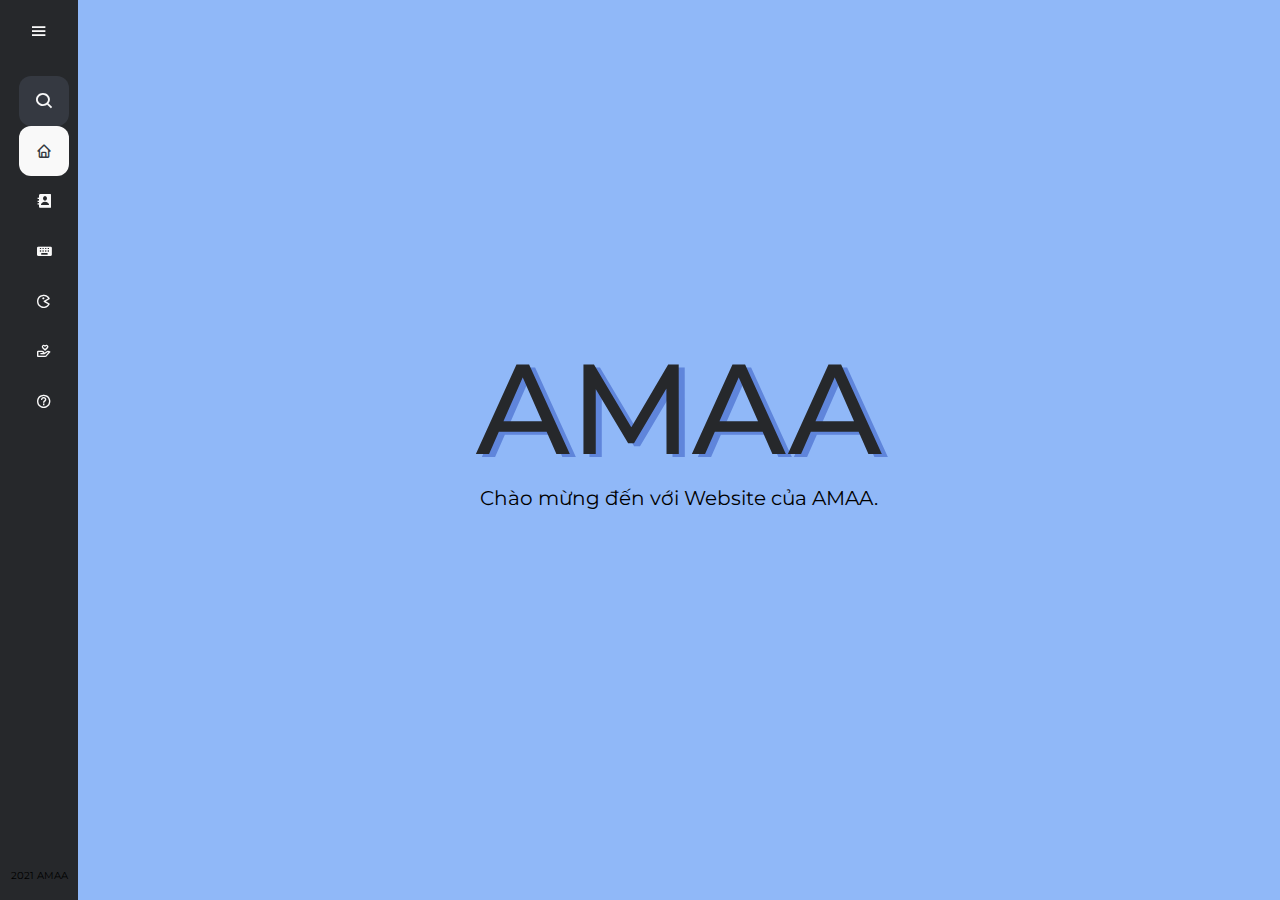
<file: index.html>
<!DOCTYPE html>
<html>

<head>
    <meta charset="utf-8">
    <title>Home</title>
    <!--link rel="icon" type="image/ico" href="./favicon.ico"-->
    <link rel="stylesheet" href="/css/nav.css">
    <link rel="stylesheet" href="/css/home.css">
    <script type="text/javascript" src="/script/jquery-3.6.0.min.js"></script>
    <script type="text/javascript" src="/script/sidebar.js"></script>
    <meta name="viewport" content="width=device-width,initial-scale=1.0">
</head>

<body>
    <div id="nav_container"></div>
    <div class="content">
        <div class="hello">
            <div class="amaa">
                <div>AMAA</div>
                <p>Chào mừng đến với Website của AMAA.</p>
            </div>
            <div class="nav_card">
                <div class="table">
                    <div class="card">
                        <div class="icons"><i class='bx bxs-keyboard'></i></div>
                        <div class="decribe">Kiểm tra tốc độ gõ của bạn</div>
                        <div class="icons"><i class='bx bx-right-arrow-circle'></i></div>
                    </div>
                    <div class="card">
                        <div class="icons"><i class='bx bx-globe'></i></div>
                        <div class="decribe">Giới thiệu về trang web này</div>
                        <div class="icons"><i class='bx bx-right-arrow-circle'></i></div>
                    </div>
                    <div class="card">
                        <div class="icons"><i class='bx bx-rocket'></i></div>
                        <div class="decribe">Chơi trò bắn vật thể bay </div>
                        <div class="icons"><i class='bx bx-right-arrow-circle'></i></div>
                    </div>
                    <div class="card">
                        <div class="icons"><i class='bx bx-envelope'></i></div>
                        <div class="decribe">Liên hệ với nhà phát triển</div>
                        <div class="icons"><i class='bx bx-right-arrow-circle'></i></div>
                    </div>
                </div>
            </div>
        </div>
    </div>
</body>
<script type="text/javascript" src="/script/home.js"></script>

</html>
</file>
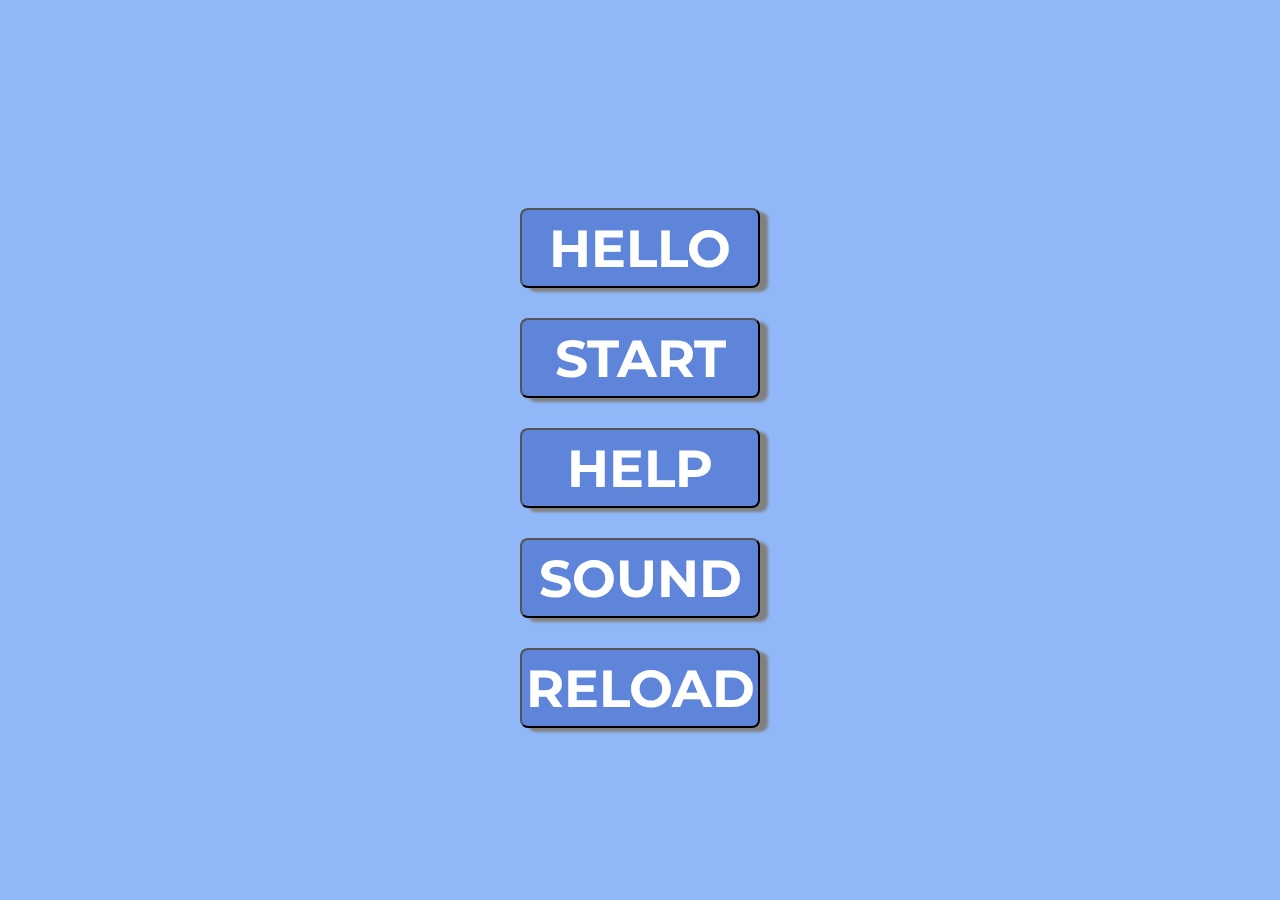
<file: game/index.html>
<!DOCTYPE html>
<html>

<head>
    <meta charset="utf-8">
    <title>Hello</title>
    <meta name="viewport" content="width=device-width,initial-scale=1.0">
    <script type="text/javascript" src="/script/jquery-3.6.0.min.js"></script>
    <script type="text/javascript" src="/script/sidebar.js"></script>
    <link rel="stylesheet" href="/css/game.css">
</head>

<body>
    <div class="count" id="clic" style="display:none" onmousedown="return false">
        <span>Your score:&nbsp</span><span id="count">0</span>
    </div>
    <button class="buttons side" onclick="a()" id="firstbut">
        <p>HELLO</p>
    </button>
    <button class="buttons side" onclick="run()">
        <p>START</p>
    </button>
    <button class="buttons side" onclick="h()">
        <p>HELP</p>
    </button>
    <button class="buttons side" onclick="s()">
        <p>SOUND</p>
    </button>
    <button class="buttons side" onclick="q()">
        <p>RELOAD</p>
    </button>
    <div class="panel" id="panel" style="display:none">
        <div>
            <h1 id="title">Help</h1>
            <a>Here is some help for this website.</a>
            <br><br>
            <ul>
                <li>Click button&nbsp<span>Hello</span>&nbspto hide top panel</li>
                <li>Click button&nbsp<span>Help</span>&nbspfor help</li>
                <li>Click button&nbsp<span>Sound</span>&nbspto change sound settings</li>
                <li>Click button&nbsp<span>Reload</span>&nbspto reload</li>
                <li>Click button&nbsp<span>Start</span>&nbspto start the game</li>
                <li>Move mouse to&nbsp<b>left</b>&nbspor&nbsp<b>right</b>&nbspto control the rocket</li>
            </ul>
        </div>
        <div id="setting" style="display:none">
            <h1>Settings</h1>
            <button class="buttons set" onclick="music()">Music</button>
            <button class="buttons set" onclick="sound()">Sound</button>
        </div>
    </div>
    <div id="zone" style="display:none">

    </div>
    <script type="text/javascript" src="/script/game.js"></script>
</body>

</html>
</file>
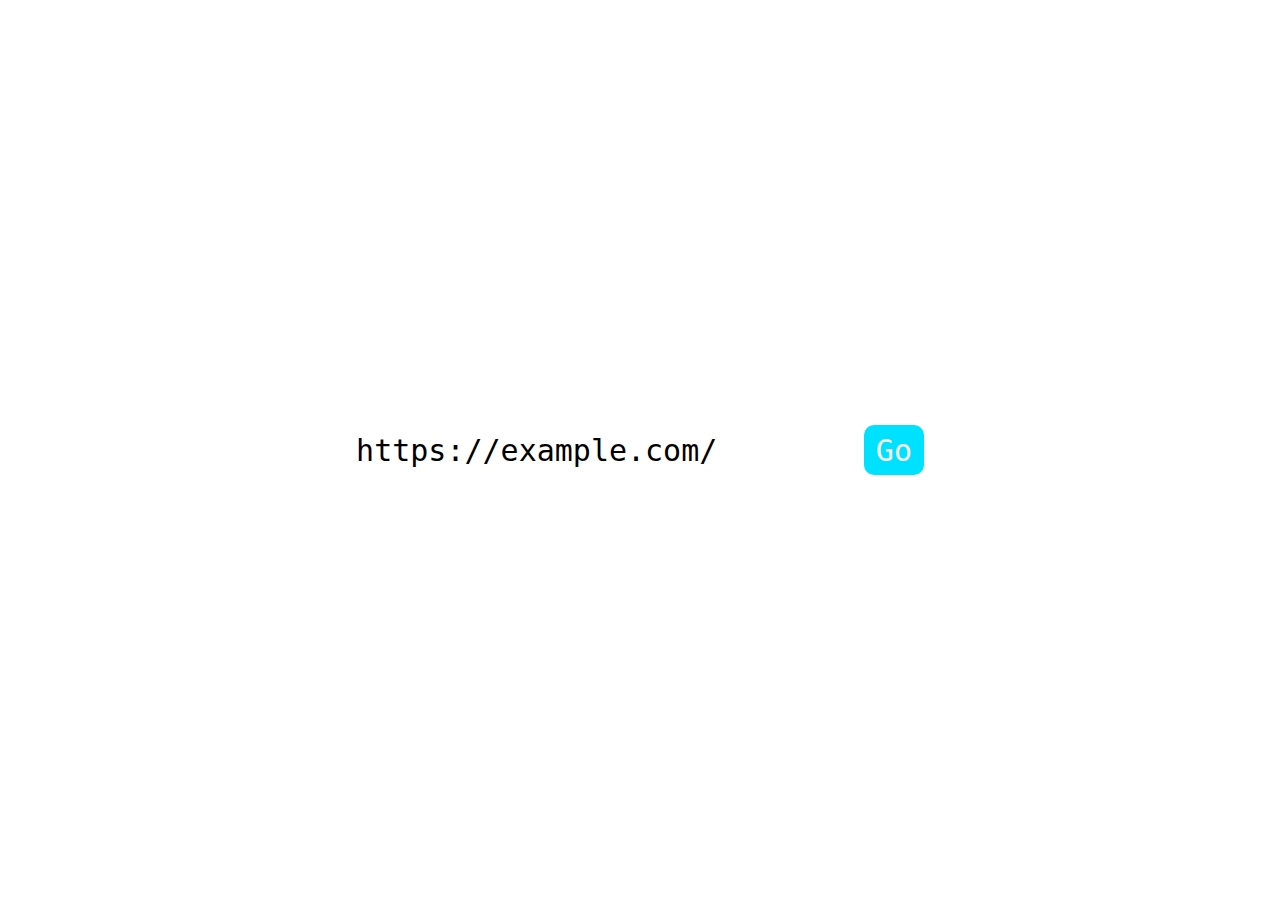
<file: gotoURL/index.html>
<!DOCTYPE html>
<html lang="en">

<head>
    <meta charset="UTF-8">
    <meta http-equiv="X-UA-Compatible" content="IE=edge">
    <meta name="viewport" content="width=device-width, initial-scale=1.0">
    <title>Go to URL</title>
    <script>
        document.addEventListener("DOMContentLoaded", () => {
            let Input = document.querySelector('input');
            Input.value = 'https://example.com/';
            document.querySelector('button').onclick = function() {
                if (!Input.value.startsWith('http'))
                	Input.value = 'https://' + Input.value;
                window.location.href = Input.value;
            }
        })
    </script>
    <style>
        * {
            margin: 0;
            padding: 0;
            border: 0;
            box-sizing: border-box;
            font-family: monospace;
        }
        
        body {
            width: 100vw;
            height: 100vh;
            display: flex;
            justify-content: center;
        }
        
        div {
            position: absolute;
            top: 50%;
            width: max-content;
            height: 50px;
            transform: translateY(-50%);
            opacity: 1;
            overflow: hidden;
        }
        
        input {
            width: calc(100vw - 75px);
            max-width: 500px;
            height: 50px;
            font-size: 30px;
            border: 0;
            padding: 7px 0;
            border-bottom: 1px solid #ccc;
            outline: none;
            transition: 0.5s;
        }
        
        input::selection {
            color: rgb(0, 225, 255);
            background-color: grey;
        }
        
        input:focus~span {
            width: calc(100% - 70px);
        }
        
        span {
            width: 0%;
            height: 3px;
            position: absolute;
            left: 0;
            bottom: 0;
            background-color: rgb(0, 225, 255);
            transition: 0.4s;
        }
        
        button {
            height: 50px;
            width: 60px;
            font-size: 30px;
            background-color: rgb(0, 225, 255);
            border-radius: 10px;
            color: white;
            cursor: pointer;
            outline: none;
            transition: 0.4s;
        }
        
        button::after {
            content: 'Go';
        }
        
        button:hover,
        button:focus {
            background-color: rgb(8, 154, 173);
        }
    </style>
</head>

<body>
    <div>
        <input type="text" name="url" placeholder="https://" spellcheck="false"><span></span></input>
        <button></button>
    </div>
</body>

</html>
</file>
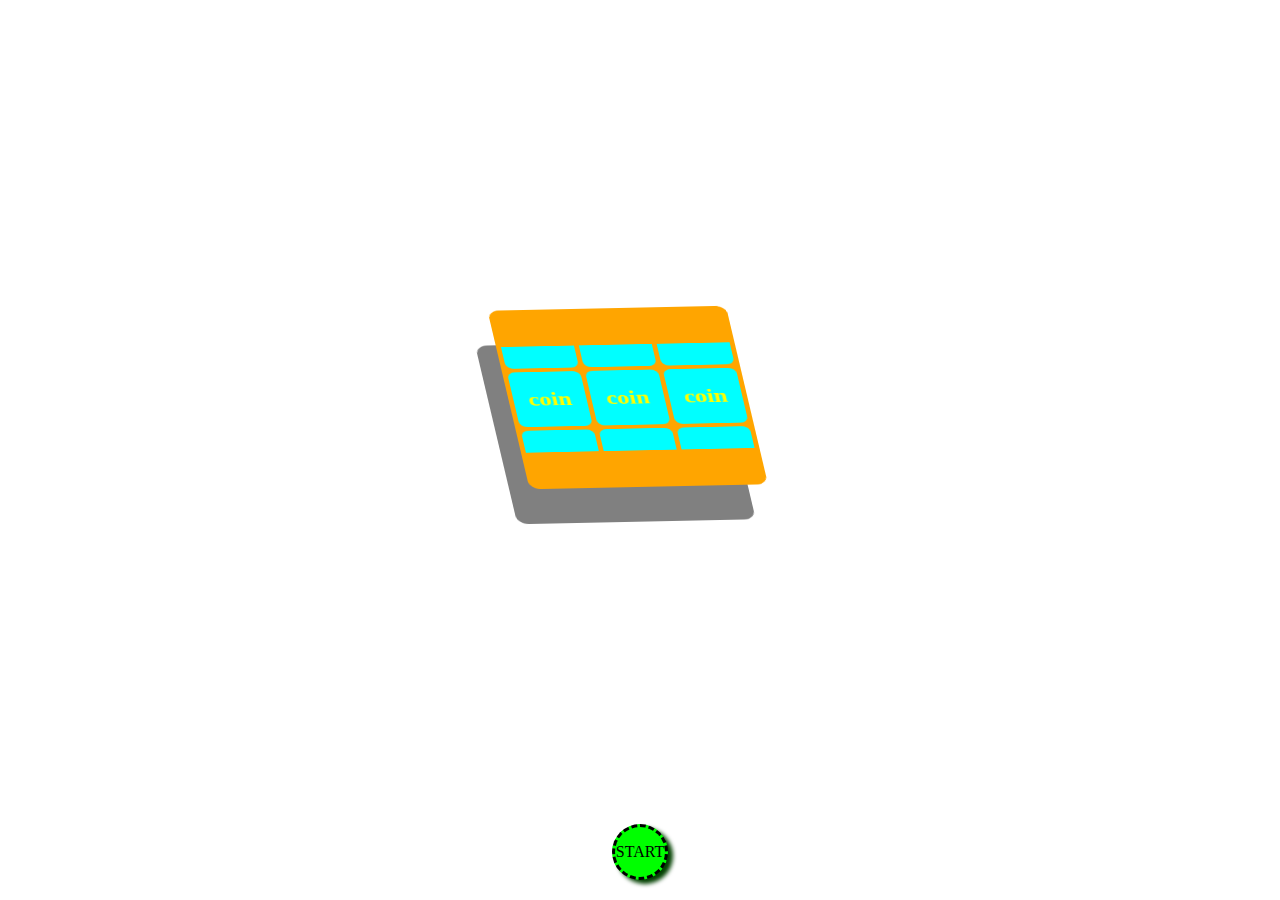
<file: jackpot/index.html>
<!DOCTYPE html>
<html lang="en">

<head>
    <meta charset="UTF-8">
    <meta http-equiv="X-UA-Compatible" content="IE=edge">
    <meta name="viewport" content="width=device-width, initial-scale=1.0">
    <link rel="stylesheet" href="./style.css" />
    <script type="text/javascript" src="./script.js"></script>
    <title>Jackpot</title>
</head>

<body>
    <div class="box">
        <div class="column">
            <div class="row" data-colors="foo">foo</div>
            <div class="row" data-colors="bar">bar</div>
            <div class="row" data-colors="cam">cam</div>
            <div class="row" data-colors="lemon">lemon</div>
            <div class="row" data-colors="coin">coin</div>
            <div class="row" data-colors="grape">grape</div>
            <div class="row" data-colors="7">7</div>
        </div>
        <div class="column">
            <div class="row" data-colors="foo">foo</div>
            <div class="row" data-colors="bar">bar</div>
            <div class="row" data-colors="cam">cam</div>
            <div class="row" data-colors="lemon">lemon</div>
            <div class="row" data-colors="coin">coin</div>
            <div class="row" data-colors="grape">grape</div>
            <div class="row" data-colors="7">7</div>
        </div>
        <div class="column">
            <div class="row" data-colors="foo">foo</div>
            <div class="row" data-colors="bar">bar</div>
            <div class="row" data-colors="cam">cam</div>
            <div class="row" data-colors="lemon">lemon</div>
            <div class="row" data-colors="coin">coin</div>
            <div class="row" data-colors="grape">grape</div>
            <div class="row" data-colors="7">7</div>
        </div>
        <div class="cover"></div>
        <div class="cover"></div>
    </div>
    <div id="start">Start</div>
    <div class="shadow"></div>
    <div id="result">HMM</div>
</body>

</html>
</file>
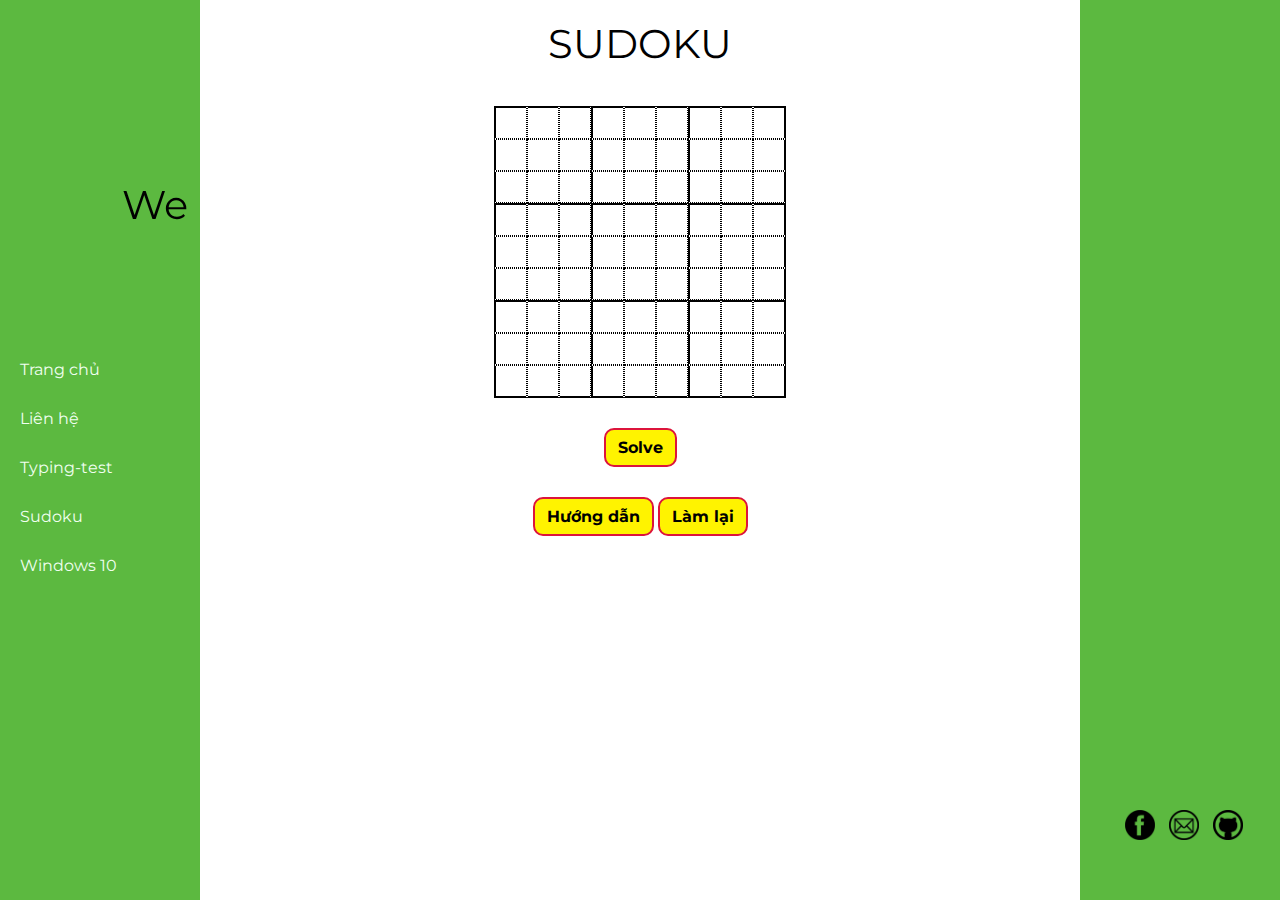
<file: sudoku/index.html>
<!DOCTYPE html>
<html>

<head>
    <title>Sudoku</title>
    <meta charset="UTF-8" />
    <link rel="icon" type="image/ico" href="/image/icon/favicon.ico" />
    <link rel="preconnect" href="https://fonts.gstatic.com">
    <link href="https://fonts.googleapis.com/css2?family=Montserrat:wght@100;400&amp;display=swap" rel="stylesheet">
    <meta name="viewport" content="width=device-width,initial-scale=1.0">
</head>

<body>
    <style>
        * {
            margin: 0;
            padding: 0;
            font-family: 'Montserrat', monospace;
        }
        
        input[type=number] {
            border: 1px dotted #000;
            height: 30px;
            width: 30px;
            font-size: 20px;
            text-align: center;
            color: #0000dd;
        }
        
        input:focus {
            background-color: #fff222;
        }
        
        #load {
            width: 0%;
            height: 5px;
            background-color: red;
            position: absolute;
            top: 0px;
            left: 0px;
        }
        
        #hd {
            background-color: rgb(92, 185, 64);
            position: absolute;
            top: -400px;
            left: 30%;
            opacity: 0;
            box-shadow: 6px 6px 3px;
            padding: 15px 10px;
            width: 40%;
            font-size: 1.5rem;
            border-radius: 15px;
            border: 5px solid black;
        }
        
        @media only screen and (max-width: 850px) {
            #hd {
                left: 8%;
                width: 76%;
                font-size: 1.4rem;
            }
            .edge {
                display: none;
            }
        }
        
        .edge {
            background-color: rgb(92, 185, 64);
            position: absolute;
            top: 0px;
            width: 200px;
            height: 100vh;
        }
        
        .menu {
            height: 30px;
            width: 75%;
        }
        
        .menu:hover {
            background-color: black;
        }
        
        .left {
            border-left: 2px solid #000 !important;
        }
        
        .right {
            border-right: 2px solid #000 !important;
        }
        
        .top {
            border-top: 2px solid #000 !important;
        }
        
        .bottom {
            border-bottom: 2px solid #000 !important;
        }
        
        .button {
            -webkit-transition-duration: 0.4s;
            /* Safari */
            transition-duration: 0.4s;
            background-color: #fff300;
            font-size: 1em;
            font-family: 'Montserrat', -apple-system, BlinkMacSystemFont, 'Segoe UI', Roboto, Oxygen, Ubuntu, Cantarell, 'Open Sans', 'Helvetica Neue', sans-serif;
            padding: 8px 12px;
            margin-top: 30px;
            border-radius: 10px;
            color: black;
            border: 2px solid #DC143C;
            font-weight: bold;
            cursor: pointer;
        }
        
        .button:hover {
            -webkit-animation-play-state: paused;
            animation-play-state: paused;
            background-color: crimson;
            color: white;
            margin-top: 30px;
        }
        
        @keyframes load {
            50% {
                width: 100%;
            }
        }
        
        @keyframes drop {
            0%,
            100% {
                top: -400px;
                opacity: 0;
            }
            5% {
                top: 75px;
                opacity: 0.94;
            }
            95% {
                top: 75px;
                opacity: 0.94;
            }
        }
    </style>
    <div id="load"></div>
    <br />
    <p style="font-size: 40px;text-align: center;">SUDOKU</p><br /><br />
    <div id="table">
        <center>
            <p>
                <input autocomplete="off" maxlength="1" class="top left" type="number" min="0" max="9"><input autocomplete="off" maxlength="1" class="top" type="number" min="0" max="9"><input autocomplete="off" maxlength="1" class="top" type="number"
                    min="0" max="9"><input autocomplete="off" maxlength="1" class="top left" type="number" min="0" max="9"><input autocomplete="off" maxlength="1" class="top" type="number" min="0" max="9"><input autocomplete="off" maxlength="1" class="top"
                    type="number" min="0" max="9"><input autocomplete="off" maxlength="1" class="top left" type="number" min="0" max="9"><input autocomplete="off" maxlength="1" class="top" type="number" min="0" max="9"><input autocomplete="off" maxlength="1"
                    class="right top" type="number" min="0" max="9"><br>
                <input autocomplete="off" maxlength="1" class="left" type="number" min="0" max="9"><input autocomplete="off" maxlength="1" type="number" min="0" max="9"><input autocomplete="off" maxlength="1" type="number" min="0" max="9"><input autocomplete="off"
                    maxlength="1" class="left" type="number" min="0" max="9"><input autocomplete="off" maxlength="1" type="number" min="0" max="9"><input autocomplete="off" maxlength="1" type="number" min="0" max="9"><input autocomplete="off" maxlength="1"
                    class="left" type="number" min="0" max="9"><input autocomplete="off" maxlength="1" type="number" min="0" max="9"><input autocomplete="off" maxlength="1" class="right" type="number" min="0" max="9"><br>
                <input autocomplete="off" maxlength="1" class="left" type="number" min="0" max="9"><input autocomplete="off" maxlength="1" type="number" min="0" max="9"><input autocomplete="off" maxlength="1" type="number" min="0" max="9"><input autocomplete="off"
                    maxlength="1" class="left" type="number" min="0" max="9"><input autocomplete="off" maxlength="1" type="number" min="0" max="9"><input autocomplete="off" maxlength="1" type="number" min="0" max="9"><input autocomplete="off" maxlength="1"
                    class="left" type="number" min="0" max="9"><input autocomplete="off" maxlength="1" type="number" min="0" max="9"><input autocomplete="off" maxlength="1" class="right" type="number" min="0" max="9"><br>
                <input autocomplete="off" maxlength="1" class="top left" type="number" min="0" max="9"><input autocomplete="off" maxlength="1" class="top" type="number" min="0" max="9"><input autocomplete="off" maxlength="1" class="top" type="number"
                    min="0" max="9"><input autocomplete="off" maxlength="1" class="top left" type="number" min="0" max="9"><input autocomplete="off" maxlength="1" class="top" type="number" min="0" max="9"><input autocomplete="off" maxlength="1" class="top"
                    type="number" min="0" max="9"><input autocomplete="off" maxlength="1" class="top left" type="number" min="0" max="9"><input autocomplete="off" maxlength="1" class="top" type="number" min="0" max="9"><input autocomplete="off" maxlength="1"
                    class="right top" type="number" min="0" max="9"><br>
                <input autocomplete="off" maxlength="1" class="left" type="number" min="0" max="9"><input autocomplete="off" maxlength="1" type="number" min="0" max="9"><input autocomplete="off" maxlength="1" type="number" min="0" max="9"><input autocomplete="off"
                    maxlength="1" class="left" type="number" min="0" max="9"><input autocomplete="off" maxlength="1" type="number" min="0" max="9"><input autocomplete="off" maxlength="1" type="number" min="0" max="9"><input autocomplete="off" maxlength="1"
                    class="left" type="number" min="0" max="9"><input autocomplete="off" maxlength="1" type="number" min="0" max="9"><input autocomplete="off" maxlength="1" class="right" type="number" min="0" max="9"><br>
                <input autocomplete="off" maxlength="1" class="left" type="number" min="0" max="9"><input autocomplete="off" maxlength="1" type="number" min="0" max="9"><input autocomplete="off" maxlength="1" type="number" min="0" max="9"><input autocomplete="off"
                    maxlength="1" class="left" type="number" min="0" max="9"><input autocomplete="off" maxlength="1" type="number" min="0" max="9"><input autocomplete="off" maxlength="1" type="number" min="0" max="9"><input autocomplete="off" maxlength="1"
                    class="left" type="number" min="0" max="9"><input autocomplete="off" maxlength="1" type="number" min="0" max="9"><input autocomplete="off" maxlength="1" class="right" type="number" min="0" max="9"><br>
                <input autocomplete="off" maxlength="1" class="top left" type="number" min="0" max="9"><input autocomplete="off" maxlength="1" class="top" type="number" min="0" max="9"><input autocomplete="off" maxlength="1" class="top" type="number"
                    min="0" max="9"><input autocomplete="off" maxlength="1" class="top left" type="number" min="0" max="9"><input autocomplete="off" maxlength="1" class="top" type="number" min="0" max="9"><input autocomplete="off" maxlength="1" class="top"
                    type="number" min="0" max="9"><input autocomplete="off" maxlength="1" class="top left" type="number" min="0" max="9"><input autocomplete="off" maxlength="1" class="top" type="number" min="0" max="9"><input autocomplete="off" maxlength="1"
                    class="right top" type="number" min="0" max="9"><br>
                <input autocomplete="off" maxlength="1" class="left" type="number" min="0" max="9"><input autocomplete="off" maxlength="1" type="number" min="0" max="9"><input autocomplete="off" maxlength="1" type="number" min="0" max="9"><input autocomplete="off"
                    maxlength="1" class="left" type="number" min="0" max="9"><input autocomplete="off" maxlength="1" type="number" min="0" max="9"><input autocomplete="off" maxlength="1" type="number" min="0" max="9"><input autocomplete="off" maxlength="1"
                    class="left" type="number" min="0" max="9"><input autocomplete="off" maxlength="1" type="number" min="0" max="9"><input autocomplete="off" maxlength="1" class="right" type="number" min="0" max="9"><br>
                <input autocomplete="off" maxlength="1" class="bottom left" type="number" min="0" max="9"><input autocomplete="off" maxlength="1" class="bottom" type="number" min="0" max="9"><input autocomplete="off" maxlength="1" class="bottom" type="number"
                    min="0" max="9"><input autocomplete="off" maxlength="1" class="bottom left" type="number" min="0" max="9"><input autocomplete="off" maxlength="1" class="bottom" type="number" min="0" max="9"><input autocomplete="off" maxlength="1" class="bottom"
                    type="number" min="0" max="9"><input autocomplete="off" maxlength="1" class="bottom left" type="number" min="0" max="9"><input autocomplete="off" maxlength="1" class="bottom" type="number" min="0" max="9"><input autocomplete="off" maxlength="1"
                    class="bottom right" type="number" min="0" max="9"><br>
            </p>
            <script>
                var S = [];
                var i, elemnt, d, start, kt, t;

                function tamdung() {
                    tamdung();
                }

                function printSolution() {
                    for (i = 0; i < 81; i++) {
                        elemnt = document.getElementsByTagName('input')[i];
                        elemnt.value = S[i];
                        elemnt.disabled = true;
                    }

                    tamdung();
                }

                function feasible(x, y, k) {
                    var i = 0,
                        j = 0;
                    for (i = 0; i < 9; i++) {
                        if (S[9 * x + i] == k) return 0;
                    }
                    for (i = 0; i < 9; i++) {
                        if (S[9 * i + y] == k) return 0;
                    }
                    var a = (x - x % 3) / 3,
                        b = (y - y % 3) / 3;
                    for (i = 3 * a; i < 3 * a + 3; i++) {
                        for (j = 3 * b; j < 3 * b + 3; j++) {
                            if (S[9 * i + j] == k) return 0;
                        }
                    }
                    return 1;

                }

                function again() {
                    for (i = 0; i < 81; i++) {
                        elemnt = document.getElementsByTagName('input')[i]
                        S[i] = elemnt.value = null;
                        elemnt.style.color = '#0000dd';
                        elemnt.disabled = false;
                    }
                    console.clear();
                }

                function solve_sudoku(x, y) {
                    d = new Date();
                    kt = d.getTime();
                    if (kt - start > 1000) {
                        alert('Không giải được');
                        again();
                        tamdung();
                    }
                    if (y == 9) {
                        if (x == 8) {
                            printSolution();
                        } else {
                            solve_sudoku(x + 1, 0);
                        }
                    } else if (S[9 * x + y] == 0) {
                        var k = 0;
                        for (k = 1; k <= 9; k++) {
                            if (feasible(x, y, k)) {
                                S[9 * x + y] = k;
                                solve_sudoku(x, y + 1);
                                S[9 * x + y] = 0;
                            }
                        }
                    } else {
                        solve_sudoku(x, y + 1);
                    }
                }

                function run() {
                    /*	S =     [0,3,1,2,0,0,0,7,9,
                                5,4,0,0,0,9,1,0,0,
                                8,0,0,0,0,7,0,0,5,
                                2,6,8,0,0,1,5,0,0,              // Test
                                1,0,0,0,0,0,0,0,8,
                                0,0,9,4,0,0,7,1,6,
                                9,0,0,8,0,0,0,0,2,
                                0,0,3,5,0,0,0,6,7,
                                7,2,0,0,0,4,3,8,0];*/
                    d = new Date();
                    start = d.getTime();
                    for (i = 0; i < 81; i++) {
                        elemnt = document.getElementsByTagName('input')[i]
                        S[i] = elemnt.valueAsNumber;
                        if (S[i] != S[i] || S[i] > 9 || S[i] <= 0) {
                            S[i] = 0;
                            elemnt.style.color = 'green';
                        }
                    }
                    solve_sudoku(0, 0);
                }
            </script>
            <button class="button" onclick="console.clear();document.getElementById('load').style.animation = 'load 0.4s 0s';run();">Solve</button><br />
            <button class="button" onclick="document.getElementById('hd').style.animation = 'drop 15s 0s';t=setTimeout(function(){
            document.getElementById('hd').style.animation = '';
        }, 15100); ">Hướng dẫn</button>
            <button class="button" onclick="document.getElementById('load').style.animation = '';again()">Làm
                lại</button>

        </center>
        <div id="hd">
            <span class="hd" style="color: green;">&emsp;&emsp;&emsp; <b>Hướng dẫn</b></span><br />
            <span class="hd">
                <li>Nhập vào: Chọn vào ô rồi nhập số hoặc dùng phím mũi tên lên và xuống</li>
            </span><br />
            <span class="hd">
                <li>Ô nào chưa biết thì nhập số 0 hoặc để trống</li>
            </span><br />
            <span class="hd">
                <li>Những giá trị khác (0-9) đều được hiểu là ô trống</li>
            </span><br />
            <span class="hd">
                <li>Sau khi nhập xong bấm Solve để giải</li>
            </span>
            <div style="position: absolute; top: 4px;right: 6px;"><a style="color: red; cursor: pointer;" onclick="document.getElementById('hd').style.animation = '' ;clearTimeout(t);">X</a></div>
        </div>

        <div id="leleft" class="edge" style="left: 0px;">
            <div style="position: absolute; top:20vh;">
                <marquee style="font-size: 40px;">Welcome</marquee>
            </div><br />
            <div style="position:absolute; top:40vh; width: 180px;">
                <div class="menu"><a href="/" style="text-decoration: none;color: honeydew;cursor: pointer;">&emsp;
                        Trang chủ&emsp;&emsp;&nbsp;</a></div><br />
                <div class="menu"><a href="#" style="text-decoration: none;color: honeydew;cursor: pointer; ">&emsp;
                        Liên hệ&emsp;&emsp;&emsp;&nbsp;</a></div><br />
                <div class="menu"><a href="/typing-test/" style="text-decoration: none;color: honeydew;cursor: pointer;">&emsp;
                        Typing-test&emsp;&nbsp;</a></div><br />
                <div class="menu"><a href="/sudoku/" style="text-decoration: none; color: honeydew;cursor: pointer;">&emsp;
                        Sudoku&emsp;&emsp;&emsp;</a></div><br />
                <div class="menu"><a href="/win-lock-screen/" style="text-decoration: none; color: honeydew;cursor: pointer;">&emsp; Windows
                        10&emsp;&nbsp;</a></div>
            </div>
        </div>
        <div id="leright" class="edge" style="right:0px">
            <center>
                <!-- <div style="margin-top:10px;"><iframe width="180" height="102"
                        src="/404.html">
                    </iframe>YouTube</div> -->
                <div style="position: absolute; top:90vh; left: 45px;">
                    <a href="http://fb.com" target="_blank"><img src="/image/fb.png" alt="facebook" style="width: 30px;height:30px; margin-right:10px;"></a>

                    <a href="http://gmail.com" target="_blank"><img src="/image/mail.png" alt="Mail" style="width: 30px;height:30px;margin-right:10px;"></a>
                    <a href="http://github.com/amaagroup" target="_blank"><img src="/image/github.png" alt="Github" style="width: 30px;height:30px;"></a>
                </div>
            </center>
        </div>





</body>

</html>
</file>
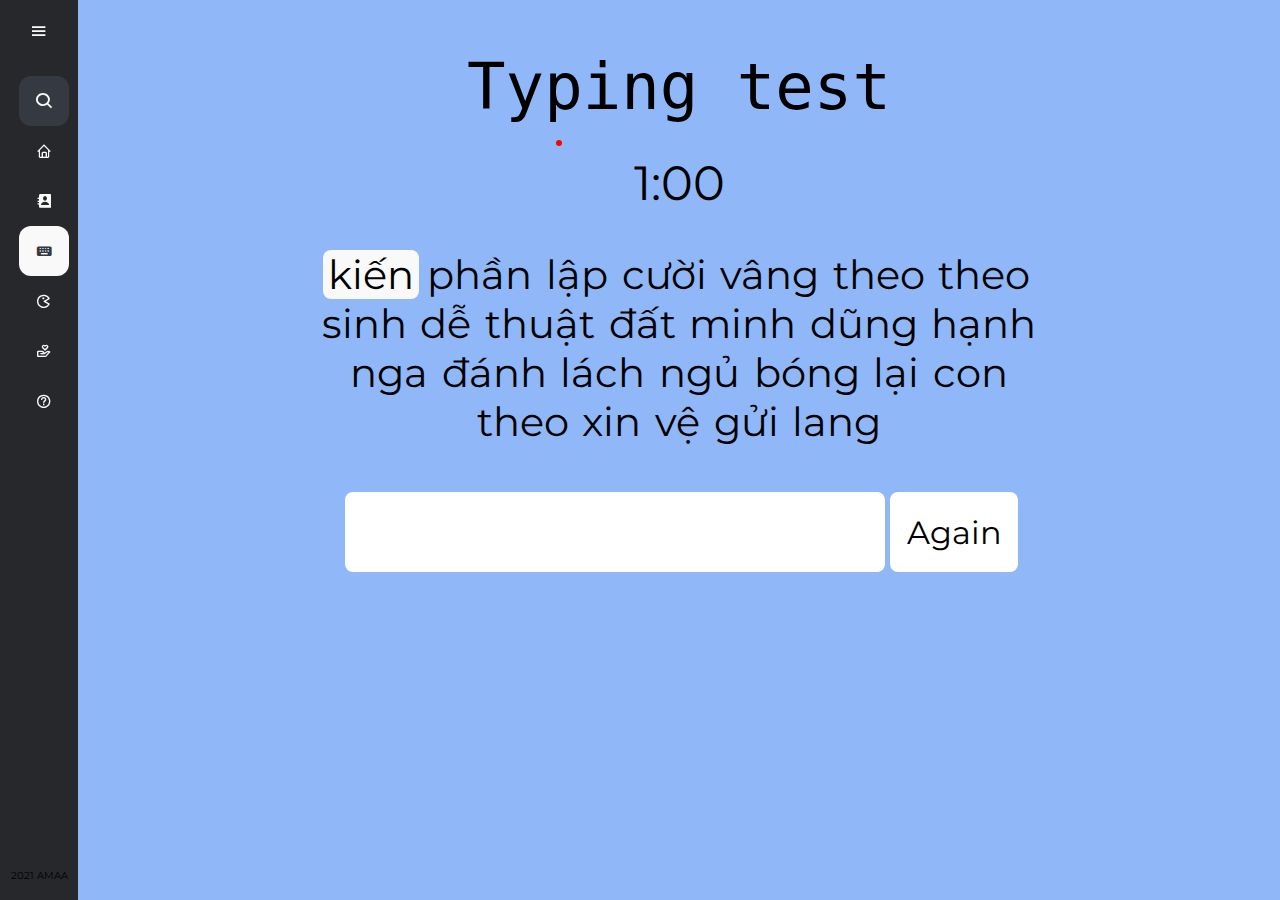
<file: typing-test/index.html>
﻿<!DOCTYPE html>
<html lang="vi">

<head>
    <title>Typing Test</title>
    <script type="text/javascript" src="/script/jquery-3.6.0.min.js"></script>
    <script type="text/javascript" src="/script/sidebar.js"></script>
    <link rel="stylesheet" href="/css/nav.css">
    <link rel="stylesheet" href="/css/typing.css">
    <meta charset="UTF-8" />

    <head>

        <body>
            <div id="nav_container"></div>
            <div class="content typing">
                <div>
                    <p class="title">Typing test</p><br>
                    <div id="boxtimer">
                        <p id="timer">1:00</p>
                        <svg id="dot" width="10" height="10">
						<circle cx="5" cy="5" r="3" fill="red" />
					</svg>
                    </div>
                    <br>
                    <center>
                        <div id="box">
                            <span id="word0" class="word"></span> <span id="word1" class="word"></span>
                            <span id="word2" class="word"></span> <span id="word3" class="word"></span>
                            <span id="word4" class="word"></span> <span id="word5" class="word"></span>
                            <span id="word6" class="word"></span> <span id="word7" class="word"></span>
                            <span id="word8" class="word"></span> <span id="word9" class="word"></span>
                            <span id="word10" class="word"></span> <span id="word11" class="word"></span>
                            <span id="word12" class="word"></span> <span id="word13" class="word"></span>
                            <span id="word14" class="word"></span> <span id="word15" class="word"></span>
                            <span id="word16" class="word"></span> <span id="word17" class="word"></span>
                            <span id="word18" class="word"></span> <span id="word19" class="word"></span>
                            <span id="word20" class="word"></span> <span id="word21" class="word"></span>
                            <span id="word22" class="word"></span> <span id="word23" class="word"></span>
                            <span id="word24" class="word"></span> <span id="word25" class="word"></span>
                        </div>
                        <br><br>
                        <div id="input">
                            <script type="text/javascript" src="/script/typing.js"></script>
                            <div id="formb">
                                <input id="testbox" type="text" autocomplete="off" autocorrect="off" autocapitalize="off" spellcheck="false" />
                                <button id="but" class="button" onclick="window.location.reload()">Again</button>
                            </div>
                        </div>
                        <br><br>
                        <div id="result">
                            <div style="height: 4rem; width: 100%;">
                                <p id="kq"><span id="wpm">0 WPM</span></p>
                            </div>
                            <br><br>
                            <div class="details">Character correct:<span id="cc">0</span></div>
                            <br><br>
                            <div class="details">Word correct:<span id="wc">0</span></div>
                            <br><br>
                        </div>
                    </center>
                </div>
            </div>
        </body>

</html>
</file>
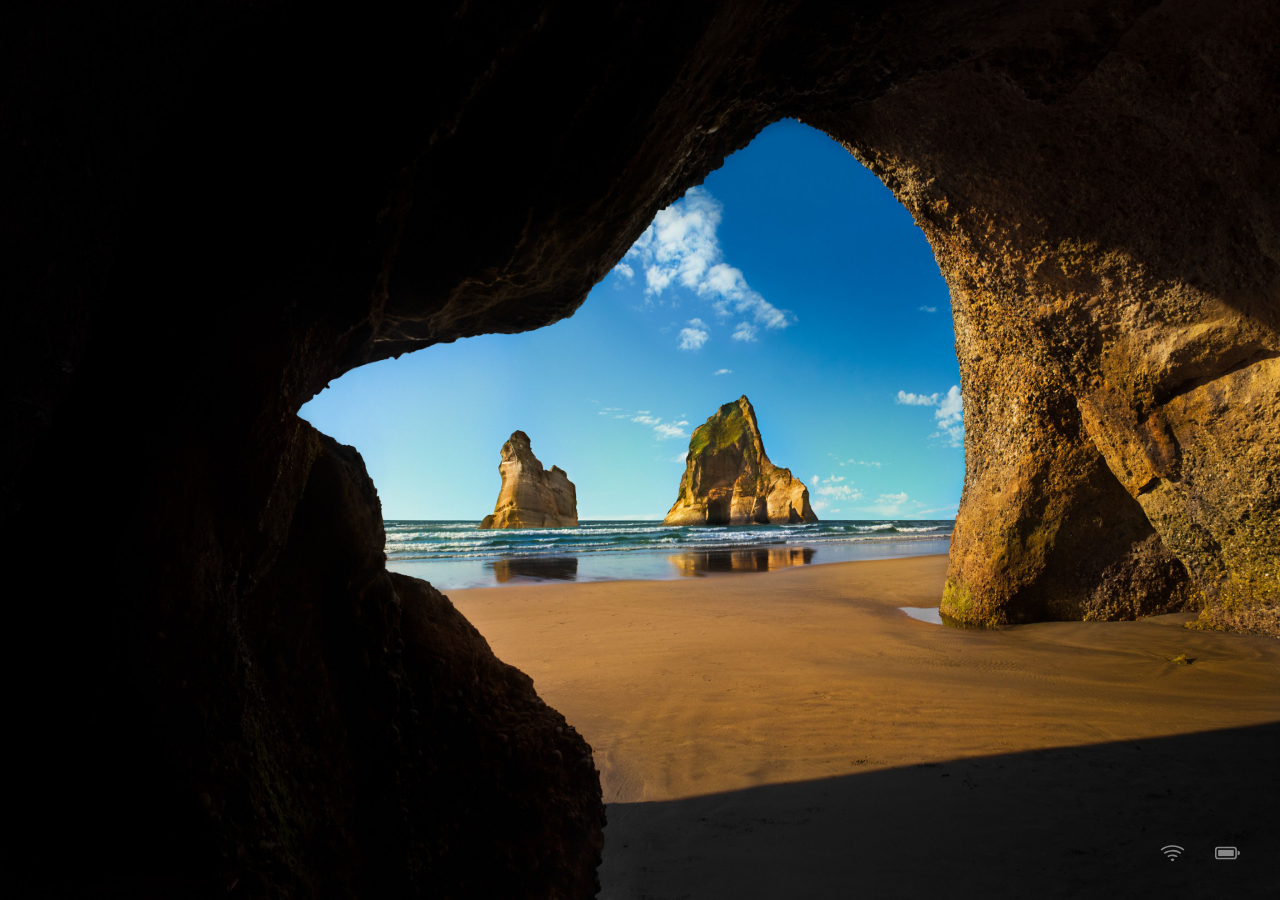
<file: win-lock-screen/index.html>
<!DOCTYPE html>
<html>

<head>
    <title>
        Windows 10
    </title>
    <link rel="stylesheet" href="/win-lock-screen/style.css" />
    <script>
        var clicked = false;

        function overlay() {
            document.getElementById('overlay').style.animation = 'overlay 0.5s 0s';
            document.getElementById('time').style.animation = 'fly 0.5s 0s';
            setTimeout(function() {
                document.getElementById('time').style.display = 'none';
                document.getElementById('overlay').style.opacity = '0.5';
                document.getElementById('pw').style.display = 'block';
                document.getElementById('avatar').style.display = 'block';
                document.getElementById('user').style.display = 'block';
                document.getElementById('options').style.display = 'block';
            }, 500);
        }

        function show() {
            if (clicked == false) {
                document.getElementsByClassName('option').pin.style.display = 'block';
                document.getElementsByClassName('option').pass.style.display = 'block';
                document.getElementById('options').style.opacity = '1';
                clicked = true;
            } else {
                document.getElementsByClassName('option').pin.style.display = 'none';
                document.getElementsByClassName('option').pass.style.display = 'none';
                document.getElementById('options').style.opacity = '0.5';
                clicked = false;
            }
        }

        setInterval(function() {
            var d = new Date();
            var h = d.getHours();
            var m = d.getMinutes();
            var thu = d.getDay();
            var thu_c, tha_c;
            var ngay = d.getDate();
            var thang = d.getMonth();
            switch (thu) {
                case 0:
                    thu_c = 'Chủ Nhật';
                    break;
                case 1:
                    thu_c = 'Thứ Hai';
                    break;
                case 2:
                    thu_c = 'Thứ Ba';
                    break;
                case 3:
                    thu_c = 'Thứ Tư';
                    break;
                case 4:
                    thu_c = 'Thứ Năm';
                    break;
                case 5:
                    thu_c = 'Thứ Sáu';
                    break;
                case 6:
                    thu_c = 'Thứ Bảy';
            }
            switch (thang) {
                case 0:
                    tha_c = 'Một';
                    break;
                case 1:
                    tha_c = 'Hai';
                    break;
                case 2:
                    tha_c = 'Ba';
                    break;
                case 3:
                    tha_c = 'Tư';
                    break;
                case 4:
                    tha_c = 'Năm';
                    break;
                case 5:
                    tha_c = 'Sáu';
                    break;
                case 6:
                    tha_c = 'Bảy';
                    break;
                case 7:
                    tha_c = 'Tám';
                    break;
                case 8:
                    tha_c = 'Chín';
                    break;
                case 9:
                    tha_c = 'Mười';
                    break;
                case 10:
                    tha_c = 'Mười Một';
                    break;
                case 11:
                    tha_c = 'Mười Hai';;
            }
            if (h < 10) h = '0' + h;
            if (m < 10) m = '0' + m;
            document.getElementById('hour').innerHTML = h + ':' + m;
            document.getElementById('date').innerHTML = thu_c + ', ' + ngay + ' Tháng ' + tha_c;
        }, 1000);
    </script>
    <meta charset="utf-8" />
</head>

<body onload="alert('Bấm F11 để mở toàn màn hình.');">
    <div id="overlay" onclick="overlay()"></div>
    <div id="time">
        <span id="hour"> </span><br />
        <span id="date"> </span>
    </div>
    <div id="wifi" class="button noti" style="right:90px;"><svg id="vt1" xmlns="http://www.w3.org/2000/svg" width="100%" height="100%" fill="white" class="bi bi-wifi" viewBox="0 0 16 16">
            <path
                d="M15.385 6.115a.485.485 0 0 0-.048-.736A12.443 12.443 0 0 0 8 3 12.44 12.44 0 0 0 .663 5.379a.485.485 0 0 0-.048.736.518.518 0 0 0 .668.05A11.448 11.448 0 0 1 8 4c2.507 0 4.827.802 6.717 2.164.204.148.489.13.668-.049z" />
            <path
                d="M13.229 8.271c.216-.216.194-.578-.063-.745A9.456 9.456 0 0 0 8 6c-1.905 0-3.68.56-5.166 1.526a.48.48 0 0 0-.063.745.525.525 0 0 0 .652.065A8.46 8.46 0 0 1 8 7a8.46 8.46 0 0 1 4.577 1.336c.205.132.48.108.652-.065zm-2.183 2.183c.226-.226.185-.605-.1-.75A6.472 6.472 0 0 0 8 9c-1.06 0-2.062.254-2.946.704-.285.145-.326.524-.1.75l.015.015c.16.16.408.19.611.09A5.478 5.478 0 0 1 8 10c.868 0 1.69.201 2.42.56.203.1.45.07.611-.091l.015-.015zM9.06 12.44c.196-.196.198-.52-.04-.66A1.99 1.99 0 0 0 8 11.5a1.99 1.99 0 0 0-1.02.28c-.238.14-.236.464-.04.66l.706.706a.5.5 0 0 0 .708 0l.707-.707z" />
        </svg></div>
    <div id="battery" class="button noti" style="right: 35px;"><svg id="vt2" xmlns="http://www.w3.org/2000/svg" width="100%" height="100%" fill="white" class="bi bi-battery-full" viewBox="0 0 16 16">
            <path d="M2 6h10v4H2V6z" />
            <path
                d="M2 4a2 2 0 0 0-2 2v4a2 2 0 0 0 2 2h10a2 2 0 0 0 2-2V6a2 2 0 0 0-2-2H2zm10 1a1 1 0 0 1 1 1v4a1 1 0 0 1-1 1H2a1 1 0 0 1-1-1V6a1 1 0 0 1 1-1h10zm4 3a1.5 1.5 0 0 1-1.5 1.5v-3A1.5 1.5 0 0 1 16 8z" />
        </svg></div>
    <div id="avatar"><svg xmlns="http://www.w3.org/2000/svg" width="100%" height="100%" fill="#353838" class="bi bi-person-circle" viewBox="0 0 16 16">
            <path d="M11 6a3 3 0 1 1-6 0 3 3 0 0 1 6 0z" />
            <path fill-rule="evenodd"
                d="M0 8a8 8 0 1 1 16 0A8 8 0 0 1 0 8zm8-7a7 7 0 0 0-5.468 11.37C3.242 11.226 4.805 10 8 10s4.757 1.225 5.468 2.37A7 7 0 0 0 8 1z" />
        </svg></div>
    <div id="user"><span id="name">Admin</span></div>
    <div id="pw"><input id="signin" type="password" placeholder="PIN" onkeyup="if(event.keyCode==13) {document.getElementById('error').style.display='block';setTimeout(function(){document.getElementById('error2').style.display='block';},5000);}"></input>
    </div>
    <div id="options">
        <script>
            var x = document.getElementsByClassName('option');

            function a(i) {
                x[i].className = 'button option active';
                x[1 - i].className = 'button option';
                if (i == 1) document.getElementById('signin').placeholder = 'PIN';
                if (i == 0) document.getElementById('signin').placeholder = 'Password';

            }
        </script>
        <span onclick="show()">Sign-in options</span><br />
        <div id="pass" class="button option" style="margin-top: 10px;margin-left: -10px;" onclick="a(0)"><svg xmlns="http://www.w3.org/2000/svg" width="100%" height="100%" fill="white" class="bi bi-key" viewBox="0 0 16 16">
                <path
                    d="M0 8a4 4 0 0 1 7.465-2H14a.5.5 0 0 1 .354.146l1.5 1.5a.5.5 0 0 1 0 .708l-1.5 1.5a.5.5 0 0 1-.708 0L13 9.207l-.646.647a.5.5 0 0 1-.708 0L11 9.207l-.646.647a.5.5 0 0 1-.708 0L9 9.207l-.646.647A.5.5 0 0 1 8 10h-.535A4 4 0 0 1 0 8zm4-3a3 3 0 1 0 2.712 4.285A.5.5 0 0 1 7.163 9h.63l.853-.854a.5.5 0 0 1 .708 0l.646.647.646-.647a.5.5 0 0 1 .708 0l.646.647.646-.647a.5.5 0 0 1 .708 0l.646.647.793-.793-1-1h-6.63a.5.5 0 0 1-.451-.285A3 3 0 0 0 4 5z" />
                <path d="M4 8a1 1 0 1 1-2 0 1 1 0 0 1 2 0z" />
            </svg></div>
        <div id="pin" class="button option active" style="margin-left: 50px;margin-top: 10px;" onclick="a(1)"><svg xmlns="http://www.w3.org/2000/svg" width="100%" height="100%" fill="white" class="bi bi-keyboard" viewBox="0 0 16 16">
                <path
                    d="M14 5a1 1 0 0 1 1 1v5a1 1 0 0 1-1 1H2a1 1 0 0 1-1-1V6a1 1 0 0 1 1-1h12zM2 4a2 2 0 0 0-2 2v5a2 2 0 0 0 2 2h12a2 2 0 0 0 2-2V6a2 2 0 0 0-2-2H2z" />
                <path
                    d="M13 10.25a.25.25 0 0 1 .25-.25h.5a.25.25 0 0 1 .25.25v.5a.25.25 0 0 1-.25.25h-.5a.25.25 0 0 1-.25-.25v-.5zm0-2a.25.25 0 0 1 .25-.25h.5a.25.25 0 0 1 .25.25v.5a.25.25 0 0 1-.25.25h-.5a.25.25 0 0 1-.25-.25v-.5zm-5 0A.25.25 0 0 1 8.25 8h.5a.25.25 0 0 1 .25.25v.5a.25.25 0 0 1-.25.25h-.5A.25.25 0 0 1 8 8.75v-.5zm2 0a.25.25 0 0 1 .25-.25h1.5a.25.25 0 0 1 .25.25v.5a.25.25 0 0 1-.25.25h-1.5a.25.25 0 0 1-.25-.25v-.5zm1 2a.25.25 0 0 1 .25-.25h.5a.25.25 0 0 1 .25.25v.5a.25.25 0 0 1-.25.25h-.5a.25.25 0 0 1-.25-.25v-.5zm-5-2A.25.25 0 0 1 6.25 8h.5a.25.25 0 0 1 .25.25v.5a.25.25 0 0 1-.25.25h-.5A.25.25 0 0 1 6 8.75v-.5zm-2 0A.25.25 0 0 1 4.25 8h.5a.25.25 0 0 1 .25.25v.5a.25.25 0 0 1-.25.25h-.5A.25.25 0 0 1 4 8.75v-.5zm-2 0A.25.25 0 0 1 2.25 8h.5a.25.25 0 0 1 .25.25v.5a.25.25 0 0 1-.25.25h-.5A.25.25 0 0 1 2 8.75v-.5zm11-2a.25.25 0 0 1 .25-.25h.5a.25.25 0 0 1 .25.25v.5a.25.25 0 0 1-.25.25h-.5a.25.25 0 0 1-.25-.25v-.5zm-2 0a.25.25 0 0 1 .25-.25h.5a.25.25 0 0 1 .25.25v.5a.25.25 0 0 1-.25.25h-.5a.25.25 0 0 1-.25-.25v-.5zm-2 0A.25.25 0 0 1 9.25 6h.5a.25.25 0 0 1 .25.25v.5a.25.25 0 0 1-.25.25h-.5A.25.25 0 0 1 9 6.75v-.5zm-2 0A.25.25 0 0 1 7.25 6h.5a.25.25 0 0 1 .25.25v.5a.25.25 0 0 1-.25.25h-.5A.25.25 0 0 1 7 6.75v-.5zm-2 0A.25.25 0 0 1 5.25 6h.5a.25.25 0 0 1 .25.25v.5a.25.25 0 0 1-.25.25h-.5A.25.25 0 0 1 5 6.75v-.5zm-3 0A.25.25 0 0 1 2.25 6h1.5a.25.25 0 0 1 .25.25v.5a.25.25 0 0 1-.25.25h-1.5A.25.25 0 0 1 2 6.75v-.5zm0 4a.25.25 0 0 1 .25-.25h.5a.25.25 0 0 1 .25.25v.5a.25.25 0 0 1-.25.25h-.5a.25.25 0 0 1-.25-.25v-.5zm2 0a.25.25 0 0 1 .25-.25h5.5a.25.25 0 0 1 .25.25v.5a.25.25 0 0 1-.25.25h-5.5a.25.25 0 0 1-.25-.25v-.5z" />
            </svg></div>
    </div>
    <div id="error" style="background-color: #00adef;position: absolute; width: 100%; height: 100%; top:0px; left:0px; z-index: 10;display: none;cursor:none;">
        <div id="xoay" style="position: fixed; top:47vh; left:47%;">
            <div class="lds-roller">
                <div></div>
                <div></div>
                <div></div>
                <div></div>
                <div></div>
                <div></div>
                <div></div>
                <div></div>
            </div>
        </div>
        <div id="shutdown" style="text-align:center; position:relative; font-size: 35px; color:white;"><span style="position: inherit; top:60vh;">Shutting down</span></div>
    </div>
    <div id="error2" style="background-color: black;position: absolute; width: 100%; height: 100%; top:0px; left:0px; z-index: 11;display: none;cursor:none;">


</body>

</html>
</file>
<file: css/home.css>
#nav_container ul li:nth-child(2) a {
    background: var(--whitemilk);
    color: var(--blackless);
}


/*****************************************************************************/

.content .hello {
    width: 100%;
    height: 100%;
    background: var(--bluelight);
    position: relative;
}

.content .hello .amaa {
    width: 100%;
    height: 15rem;
    position: absolute;
    top: 50%;
    left: 50%;
    transform: translate(-50%, -50%);
    transition: 400ms ease;
}

.content .hello .amaa div {
    font-weight: 500;
    cursor: pointer;
    display: flex;
    justify-content: center;
    color: var(--blackmore);
    font-size: 8em;
    text-shadow: 6px 3px var(--bluedark);
    user-select: none;
}

.content .hello .amaa p {
    font-size: 1.25rem;
    text-align: center;
}

.content .hello .nav_card {
    width: 100%;
    height: calc(100% - 15rem);
    display: none;
    align-items: center;
    justify-content: center;
    position: absolute;
    bottom: 0;
    left: 0;
}

.content .hello .nav_card .table {
    width: 70%;
    min-width: 420px;
    height: calc(100% - 17rem);
    max-height: 50%;
    border-radius: 12px;
    align-items: center;
    transition: 400ms ease;
    display: grid;
    grid-template-columns: 50% 50%;
    grid-row: auto auto;
    grid-column-gap: 10px;
    grid-row-gap: 10px;
}

.hello .nav_card .table .card {
    width: 100%;
    height: 100%;
    display: flex;
    justify-content: space-between;
    align-items: center;
    padding: 10px;
    border-radius: 12px;
    color: var(--blackmore);
    background-color: var(--whitemilk);
    cursor: pointer;
    transition: 400ms ease;
}

.hello .nav_card .table .card:hover {
    color: var(--whitemilk);
    background-color: var(--blackmore);
}

.table .card .icons {
    width: 50px;
    height: 50px;
    display: flex;
    justify-content: center;
    align-items: center;
    font-size: 30px;
    border-radius: 8px;
}

.table .card .decribe {
    font-size: 1.375em;
    max-width: calc(100% - 110px);
    word-wrap: break-word;
    padding: 5px;
}

.nav_card .table .card .bx-right-arrow-circle {
    display: none;
    transition: 200ms linear;
}

.nav_card .table .card:hover .bx-right-arrow-circle {
    display: inline;
    font-size: 40px;
}


/*******************************************************************************/

@media only screen and (max-width:650px) {
    .content .hello .nav_card .table {
        width: 95%;
    }
    .table .card .icons {
        display: none;
    }
    .table .card .decribe {
        max-width: 100%;
    }
}
</file>
<file: css/game.css>
@import url('https://fonts.googleapis.com/css2?family=Montserrat:wght@100;400;500&display=swap');
:root {
    --blackmore: #26282B;
    --blackless: #353941;
    --bluedark: #5F85DB;
    --bluelight: #90B8F8;
    --whitemilk: #F9F9F9;
}

* {
    margin: 0;
    padding: 0;
}

body {
    width: auto;
    height: auto;
    background-color: var(--bluelight);
    overflow: hidden;
}

.buttons {
    background-color: var(--bluedark);
    min-width: 128px;
    min-height: 64px;
    width: 15rem;
    height: 5rem;
    margin: 1.875rem auto;
    position: relative;
    display: flex;
    align-items: center;
    justify-content: center;
    cursor: pointer;
    border-radius: 8px;
    box-shadow: 8px 4px 3px grey;
    transition: 0.3s;
    font-size: 3.25rem;
    font-family: 'Montserrat';
    font-weight: bolder;
    text-align: center;
    color: white;
}

.buttons:hover {
    border: var(--bluedark) 0.35rem solid;
    background-color: white;
    width: 18.6rem;
    font-size: 4rem;
    transition: 0.3s;
    color: var(--bluedark);
}

.count {
    width: 100%;
    position: absolute;
    left: 50%;
    top: 0;
    background: white;
    /* border-radius: 0.5rem; */
    height: 5rem;
    transform: translateX(-50%);
    font-family: 'Montserrat';
    display: flex;
    align-items: center;
    justify-content: center;
    font-size: 1.5rem;
    cursor: default;
}

.panel {
    max-width: 40rem;
    width: 40%;
    min-width: 460px;
    height: 30rem;
    background: white;
    box-shadow: black 6px 6px 3px;
    border-radius: 6px;
    padding: 0.875rem;
    position: absolute;
    font-family: 'Montserrat';
    top: 13.5rem;
    transform: translateX(calc(50vw - 150px));
    transition: 0.3s;
    cursor: default;
}

.panel h1 {
    font-weight: bolder;
}

.panel a,
li {
    font-weight: 100;
    font-size: 1.5rem;
    margin-left: 1.5rem;
}

.panel span {
    color: var(--bluedark);
    font-weight: bolder;
}

.panel:hover {
    font-weight: bold;
    width: 42%;
    height: 31rem;
    top: 13rem;
    transition: 0.3s;
}

.bullets {
    position: absolute;
    bottom: 75px;
    left: calc(45% + 22px);
    animation: shoot 0.7s 0s 1 ease;
}

.ufos {
    position: absolute;
    width: 53px;
    height: 32px;
    top: 0.5rem;
    left: calc(45% + 22px);
    animation: fall 10s 0s infinite;
}

#count {
    font-weight: bolder;
}

#setting {
    height: 15rem;
    align-items: center;
    transition: 0.3s;
}

#firstbut {
    margin-top: 13rem;
}

#zone {
    background: #2c218c;
    width: 100%;
    height: calc(100vh - 5rem);
    position: absolute;
    bottom: 0;
    cursor: none;
    z-index: -1;
}

#rocket {
    width: 58px;
    height: 53px;
    position: absolute;
    bottom: 20px;
    left: 45%;
}

@keyframes shoot {
    0% {
        bottom: 75px;
    }
    100% {
        bottom: calc(100vh - 5.5rem);
    }
}

@keyframes fall {
    0% {
        top: 0.5rem;
    }
    100% {
        top: calc(100vh - 5.5rem);
    }
}
</file>
<file: jackpot/style.css>
* {
    margin: 0;
    padding: 0;
}

body {
    overflow: hidden;
}

.box {
    background-color: orange;
    width: 245px;
    height: 245px;
    border-radius: 12px;
    position: relative;
    left: 50%;
    transform: translate(-55%, calc(50vh - 175px)) rotate3d(-0.7, -0.2, -0.1, 45deg);
    display: flex;
    justify-content: space-between;
    transition: 300ms;
    overflow: hidden;
}

.box:hover~.shadow {
    /* opacity: 0; */
    transform: translate(-60%, calc(50vh - 385px));
}

.box:hover {
    transform: translate(-55%, calc(50vh - 175px));
}

.column {
    display: grid;
    width: 75px;
    position: absolute;
    top: -240px;
    /* transform: rotate3d(0, 0, 1, 90deg); */
    /* transition: 500ms; */
}

.box .column:first-child {
    left: 5px;
}

.box .column:nth-child(2) {
    left: 85px;
}

.box .column:nth-child(3) {
    right: 5px;
}

.row {
    display: flex;
    justify-content: center;
    font-size: 25px;
    line-height: 75px;
    border-radius: 8px;
    background-color: aqua;
    width: 75px;
    height: 75px;
    margin-top: 5px;
    user-select: none;
    cursor: pointer;
}

.cover {
    background-color: orange;
    width: 245px;
    height: 50px;
    position: absolute;
    z-index: 100;
}

.box .cover:first-child {
    top: 0;
    border-radius: 12px 12px 0 0;
}

.box .cover:last-child {
    bottom: 0;
    border-radius: 0 0 12px 12px;
}

#start {
    width: 50px;
    height: 50px;
    line-height: 50px;
    text-align: center;
    position: absolute;
    text-transform: uppercase;
    left: 50%;
    bottom: 20px;
    transform: translateX(-50%);
    border-radius: 50%;
    border: black 3px dashed;
    background-color: lime;
    cursor: pointer;
    box-shadow: #024100 5px 4px 4px;
    user-select: none;
    transition: 500ms;
}

#start:hover {
    transform: translate(-50%, -5%) rotateZ(-360deg) rotateY(15deg);
}

.row[data-colors="bar"] {
    color: blue;
}

.row[data-colors="lemon"] {
    color: lemonchiffon;
    font-size: 20px;
}

.row[data-colors="coin"] {
    color: yellow;
    font-weight: bolder;
}

.row[data-colors="grape"] {
    color: purple;
    font-size: 20px;
}

.row[data-colors="cam"] {
    color: orange;
}

.row[data-colors="7"] {
    color: red;
    font-weight: bolder;
}

.shadow {
    background-color: gray;
    width: 245px;
    height: 245px;
    border-radius: 12px;
    position: absolute;
    z-index: -1;
    left: 50%;
    opacity: 1;
    transform: translate(-60%, calc(50vh - 385px)) rotate3d(-0.7, -0.2, -0.1, 45deg);
    transition: 300ms;
}

#result {
    width: 300px;
    height: 80px;
    position: fixed;
    left: calc(50% - 150px);
    bottom: 85px;
    background-color: cadetblue;
    border-radius: 10px;
    font-family: monospace;
    font-size: 30px;
    line-height: 80px;
    opacity: 0;
    text-align: center;
    transition: 300ms;
    user-select: none;
}
</file>
<file: css/typing.css>
#nav_container ul li:nth-child(4) a {
    background: var(--whitemilk);
    color: var(--blackless);
}

@import url('https://fonts.googleapis.com/css2?family=Roboto+Mono:wght@300&display=swap');

/******************************************************************/

.content.typing * {
    margin: 0;
    padding: 0;
    border-radius: 8px;
    font-family: 'Montserrat', san-serif;
}

.content.typing *::selection {
    background: var(--whitemilk);
    color: var(--blackless);
}

.content.typing .title {
    font-family: 'Roboto Mono', monospace;
    margin-top: 50px;
    text-align: center;
    font-size: 4rem;
    transition: all 300ms ease;
}

.content.typing .title:hover {
    text-transform: uppercase;
}

.content.typing #timer {
    text-align: center;
    font-size: 3rem;
}

.content.typing #box .word {
    font-size: 2.5rem;
    padding: 0 0.3rem;
    cursor: default;
}

.content.typing input[type=text] {
    height: 5rem;
    width: 45%;
    min-width: 28rem;
    font-size: 2.5rem;
    padding: 0 2rem;
    outline: none;
    border: none;
}

.content.typing #box {
    width: calc(50% + 10rem);
    min-width: 38rem;
    height: max-content;
    padding: 0.5rem 0.5rem;
}

.content.typing #boxtimer {
    width: 15rem;
    height: 5rem;
    margin: 0 auto;
    position: relative;
    display: grid;
    align-items: center;
}

.content.typing #result {
    display: none;
    background-color: var(--whitemilk);
    font-size: 1.6rem;
    text-align: left;
    width: 20rem;
    height: 23rem;
    padding: 2rem 2rem;
}

.content.typing #result span:hover {
    cursor: pointer;
}

.content.typing #kq {
    line-height: 50px;
    text-align: center;
}

.content.typing #dot {
    position: absolute;
    left: 0;
    top: 0;
    transform: translate(-5px, -5px);
    z-index: 9999;
    animation: fly 2s 0s infinite;
}

.content.typing #wpm {
    font-size: 2.5rem;
    font-weight: bolder;
    color: var(--bluedark);
}

.content.typing .details {
    display: flex;
    justify-content: space-between;
}

.content.typing .active {
    transition: 0.15s;
    background-color: var(--whitemilk);
}

.content.typing #formb {
    display: flex;
    justify-content: center;
    border-radius: 8px;
}

.content.typing .button {
    height: 5rem;
    width: 8rem;
    font-size: 2rem;
    padding: 0.5rem 0.8rem;
    transform: translateX(5px);
    transition: 300ms;
    cursor: pointer;
    outline: none;
    border: none;
    color: #000;
    background: #fff;
}

.content.typing .button:hover {
    transform: translateY(5px);
    background: #353941;
    color: #fff;
}


/* keyframes css */

@keyframes fly {
    0%,
    100% {
        left: 0;
        top: 0;
    }
    25% {
        left: 100%;
        top: 0;
    }
    50% {
        left: 100%;
        top: 5rem;
    }
    75% {
        left: 0;
        top: 5rem;
    }
}
</file>
<file: win-lock-screen/style.css>
* {
    margin: 0;
    padding: 0;
    font-family: 'Segoe UI Light', Tahoma, Geneva, Verdana, sans-serif;
}

body {
    background-image: url('/win-lock-screen/win.jpg');
    background-repeat: no-repeat;
    background-attachment: fixed;
    background-size: 100% 100%;
}

input {
    width: 100%;
    height: 100%;
    font-size: 21px;
    border: 5px solid #353838;
    background-color: rgba(15, 13, 13);
}

input:hover {
    border: 5px solid #f1f1f1;
    transition-duration: 0.4s;
}

input:focus {
    background-color: blanchedalmond;
}

#overlay {
    height: 100vh;
    width: 100%;
    position: absolute;
    top: 0;
    left: 0;
    z-index: 1;
    background-color: grey;
    opacity: 0;
    display: block;
    transition-duration: 0.5s;
}

#time {
    /* width: 38%;   */
    position: absolute;
    top: 63vh;
    left: 1%;
    color: white;
    opacity: 1;
}

#hour {
    font-size: 125px;
}

#date {
    font-size: 50px;
}

#avatar {
    width: 250px;
    height: 250px;
    position: absolute;
    top: 20vh;
    left: 42%;
    border-radius: 150px;
    background-color: aliceblue;
    display: none;
    z-index: 2;
}

#pw {
    width: 300px;
    height: 37px;
    position: relative;
    text-align: center;
    top: 430px;
    left: 40%;
    background-color: aliceblue;
    z-index: 3;
    display: none;
}

#user {
    font-size: 50px;
    color: whitesmoke;
    position: relative;
    text-align: center;
    top: 420px;
    display: none;
    z-index: 2;
}

#options {
    position: absolute;
    left: 47%;
    top: 550px;
    text-align: center;
    opacity: 0.5;
    color: white;
    z-index: 3;
    cursor: pointer;
    display: none;
}

#options:hover {
    opacity: 1;
}

.button {
    width: 40px;
    height: 40px;
    background-color: black;
    padding: 5px 5px;
    position: absolute;
    z-index: 2;
    opacity: 0.5;
}

.button:hover {
    opacity: 1;
}

.noti {
    top: 92vh;
    background: transparent;
    width: 25px;
}

.option:hover {
    border: 3px solid white;
}

.option {
    display: none;
    border: 3px solid black;
}

.active {
    border: 3px solid white;
}

.lds-roller {
    display: inline-block;
    position: relative;
    width: 85px;
    height: 85px;
}

.lds-roller div {
    animation: lds-roller 1.2s cubic-bezier(0.5, 0, 0.5, 1) infinite;
    transform-origin: 40px 40px;
}

.lds-roller div:after {
    content: " ";
    display: block;
    position: absolute;
    width: 7px;
    height: 7px;
    border-radius: 50%;
    background: #fff;
    margin: -4px 0 0 -4px;
}

.lds-roller div:nth-child(1) {
    animation-delay: -0.036s;
}

.lds-roller div:nth-child(1):after {
    top: 63px;
    left: 63px;
}

.lds-roller div:nth-child(2) {
    animation-delay: -0.072s;
}

.lds-roller div:nth-child(2):after {
    top: 68px;
    left: 56px;
}

.lds-roller div:nth-child(3) {
    animation-delay: -0.108s;
}

.lds-roller div:nth-child(3):after {
    top: 71px;
    left: 48px;
}

.lds-roller div:nth-child(4) {
    animation-delay: -0.144s;
}

.lds-roller div:nth-child(4):after {
    top: 72px;
    left: 40px;
}

.lds-roller div:nth-child(5) {
    animation-delay: -0.18s;
}

.lds-roller div:nth-child(5):after {
    top: 71px;
    left: 32px;
}

.lds-roller div:nth-child(6) {
    animation-delay: -0.216s;
}

.lds-roller div:nth-child(6):after {
    top: 68px;
    left: 24px;
}

.lds-roller div:nth-child(7) {
    animation-delay: -0.252s;
}

.lds-roller div:nth-child(7):after {
    top: 63px;
    left: 17px;
}

.lds-roller div:nth-child(8) {
    animation-delay: -0.288s;
}

.lds-roller div:nth-child(8):after {
    top: 56px;
    left: 12px;
}

@keyframes lds-roller {
    0% {
        transform: rotate(0deg);
    }
    100% {
        transform: rotate(360deg);
    }
}

@keyframes fly {
    100% {
        opacity: 0;
        top: 20vh;
    }
}

@keyframes overlay {
    100% {
        opacity: 0.5;
    }
}
</file>
<file: css/nav.css>
@import url("https://unpkg.com/boxicons@2.0.7/css/boxicons.min.css");
@import url('https://fonts.googleapis.com/css2?family=Montserrat:wght@100;400;500&display=swap');
:root {
    --blackmore: #26282B;
    --blackless: #353941;
    --bluedark: #5F85DB;
    --bluelight: #90B8F8;
    --whitemilk: #F9F9F9;
}

* {
    margin: 0;
    padding: 0;
    font-family: 'Montserrat', sans-serif;
    box-sizing: border-box;
}

body {
    position: relative;
    width: 100%;
    min-height: 100vh;
    overflow: hidden;
}

#nav_container {
    width: 78px;
    height: 100%;
    position: fixed;
    top: 0;
    left: 0;
    z-index: 10;
    background: var(--blackmore);
    padding: 6px 14px;
    transition: all 400ms ease;
}

#nav_container.active {
    width: 240px;
}

#nav_container .logo_container .logo {
    color: var(--whitemilk);
    display: flex;
    height: 50px;
    width: 100%;
    align-items: center;
    opacity: 0;
    pointer-events: none;
    transition: all 400ms ease;
}

#nav_container.active .logo_container .logo {
    opacity: 1;
    pointer-events: none;
}

.logo_container .logo i {
    font-size: 28px;
    margin-right: 5px;
}

.logo_container .logo .logo_name {
    font-size: 20px;
    font-weight: 400;
}

#nav_container #btn {
    color: var(--whitemilk);
    position: absolute;
    left: 50%;
    top: 6px;
    font-size: 20px;
    height: 50px;
    width: 50px;
    text-align: center;
    line-height: 50px;
    transform: translateX(-50%);
    cursor: pointer;
}

#nav_container.active #btn {
    left: 90%;
}

#nav_container ul {
    margin-top: 20px;
}

#nav_container ul li {
    position: relative;
    height: 50px;
    width: 100%;
    margin: 0 5px;
    list-style: none;
    line-height: 50px;
}

#nav_container ul li input {
    position: absolute;
    height: 100%;
    width: 100%;
    top: 0;
    left: 0;
    border-radius: 12px;
    outline: none;
    border: none;
    background: var(--blackless);
    padding-left: 50px;
    font-size: 16px;
    color: var(--whitemilk);
}

#nav_container.active ul li input {
    padding-left: 55px;
    padding-right: 6px;
}

#nav_container ul li .bx-search {
    position: absolute;
    z-index: 100;
    color: var(--whitemilk);
    font-size: 20px;
    top: 0;
    border-radius: 12px;
    transition: all 400ms ease;
}

#nav_container ul li .bx-search:hover,
#nav_container ul li input::selection,
#nav_container ul li a:hover,
#nav_container ul li a:focus {
    background: var(--whitemilk);
    color: var(--blackmore);
}

#nav_container ul li a {
    color: var(--whitemilk);
    display: flex;
    align-items: center;
    border-radius: 12px;
    text-decoration: none;
    outline: none;
    border: none;
    transition: 300ms ease;
    white-space: nowrap;
}

#nav_container ul li i {
    height: 50px;
    min-width: 50px;
    line-height: 50px;
    text-align: center;
}

#nav_container .links_name {
    opacity: 0;
    pointer-events: none;
    transition: all 400ms ease;
}

#nav_container.active .links_name {
    opacity: 1;
    pointer-events: auto;
}

#nav_container ul li .alt_name {
    position: absolute;
    top: 0;
    transform: translateY(-50%);
    left: 65px;
    height: 35px;
    width: 125px;
    border-radius: 10px;
    line-height: 35px;
    box-shadow: 0 5px 10px rgba(0, 0, 0, 0.3);
    text-align: center;
    background: var(--whitemilk);
    color: var(--blackmore);
    transition: 0s;
    opacity: 0;
    display: block;
    pointer-events: none;
}

#nav_container.active ul li .alt_name {
    display: none;
}

#nav_container ul li:hover .alt_name {
    top: 50%;
    opacity: 1;
    transition: all 0.4s ease;
}

#nav_container .credit {
    position: absolute;
    display: grid;
    align-items: center;
    bottom: 0;
    left: 0;
    width: 100%;
    height: 50px;
}

#nav_container .credit p {
    font-size: 10px;
    text-align: center;
}

#nav_container .credit p::selection {
    background: var(--whitemilk);
    color: var(--blackmore);
}

.content {
    width: calc(100% - 78px);
    height: 100%;
    background: var(--bluelight);
    position: absolute;
    top: 0;
    left: 78px;
    z-index: 0;
    transition: all 400ms ease;
}

#nav_container.active~.content {
    width: calc(100% - 240px);
    left: 240px;
}

@media only screen and (max-width:600px) {
    #nav_container {
        display: none;
    }
    .content {
        width: 100%;
        left: 0;
    }
}
</file>
